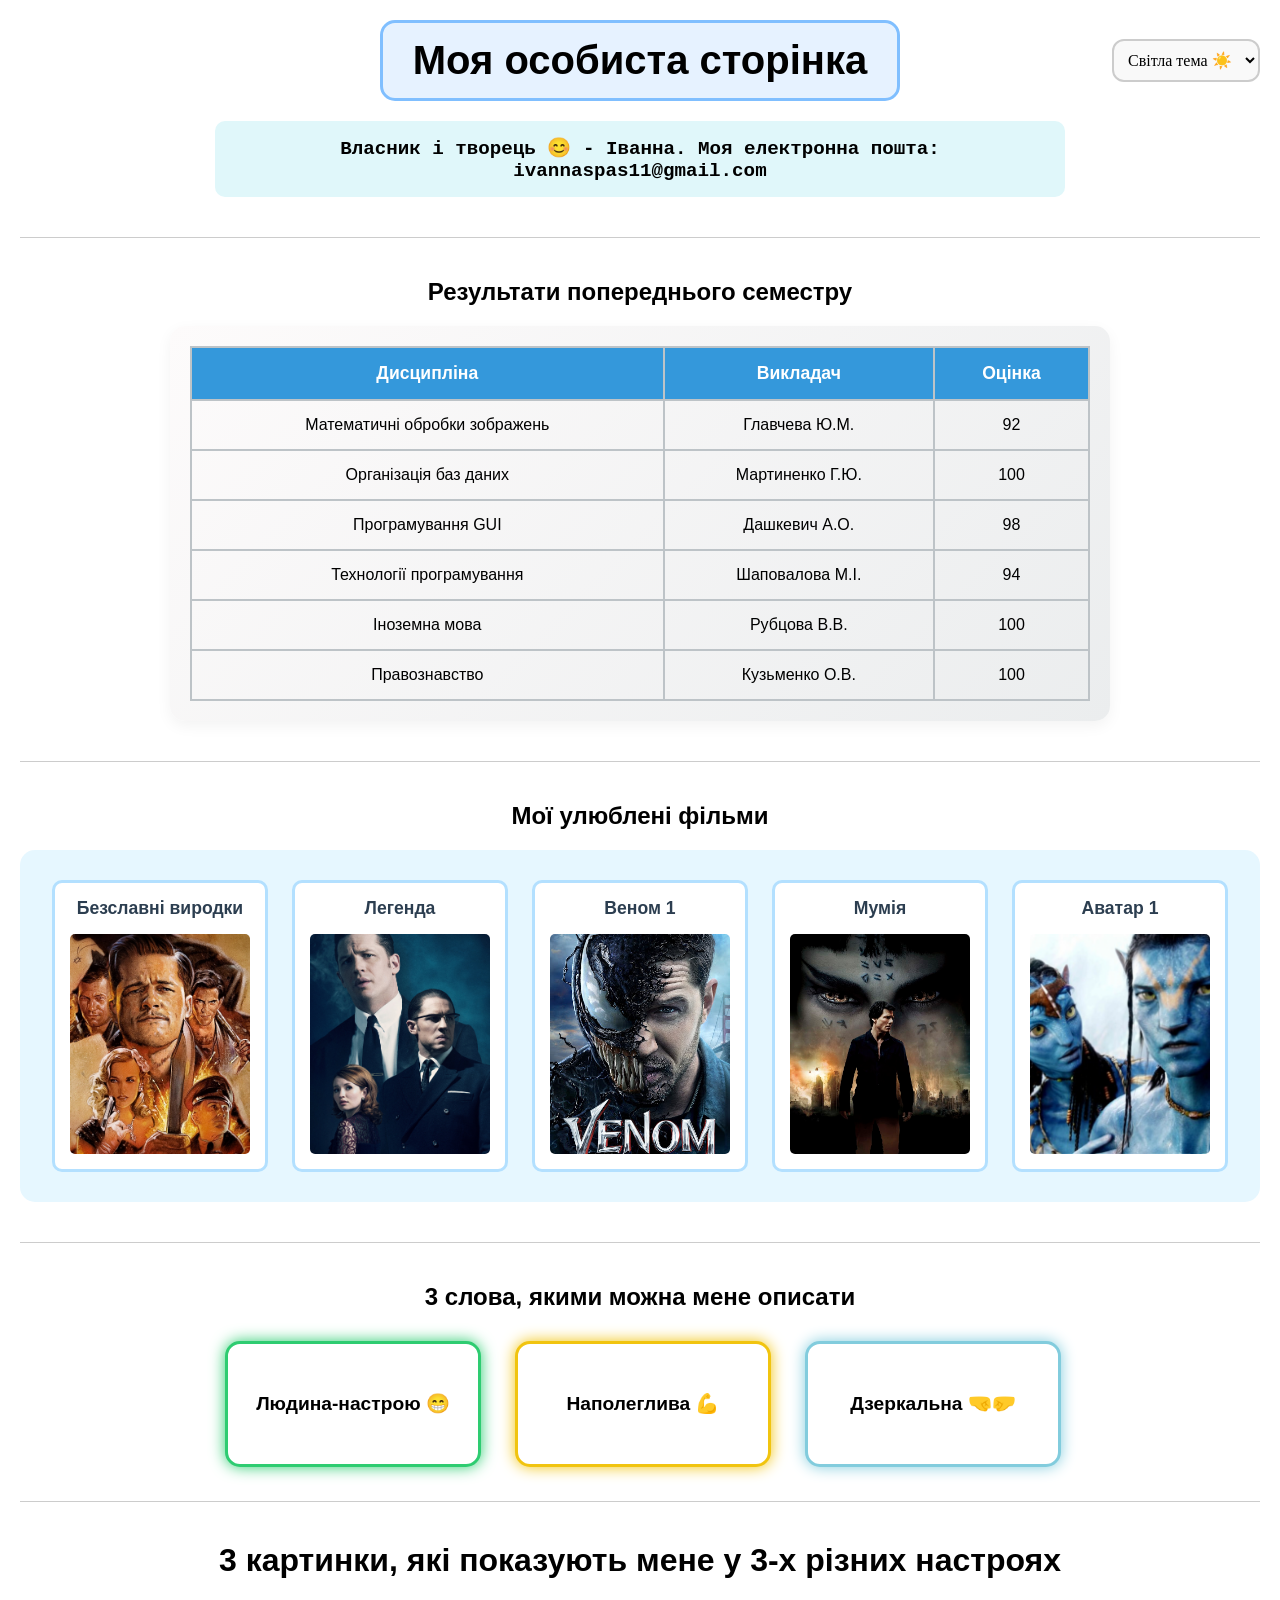
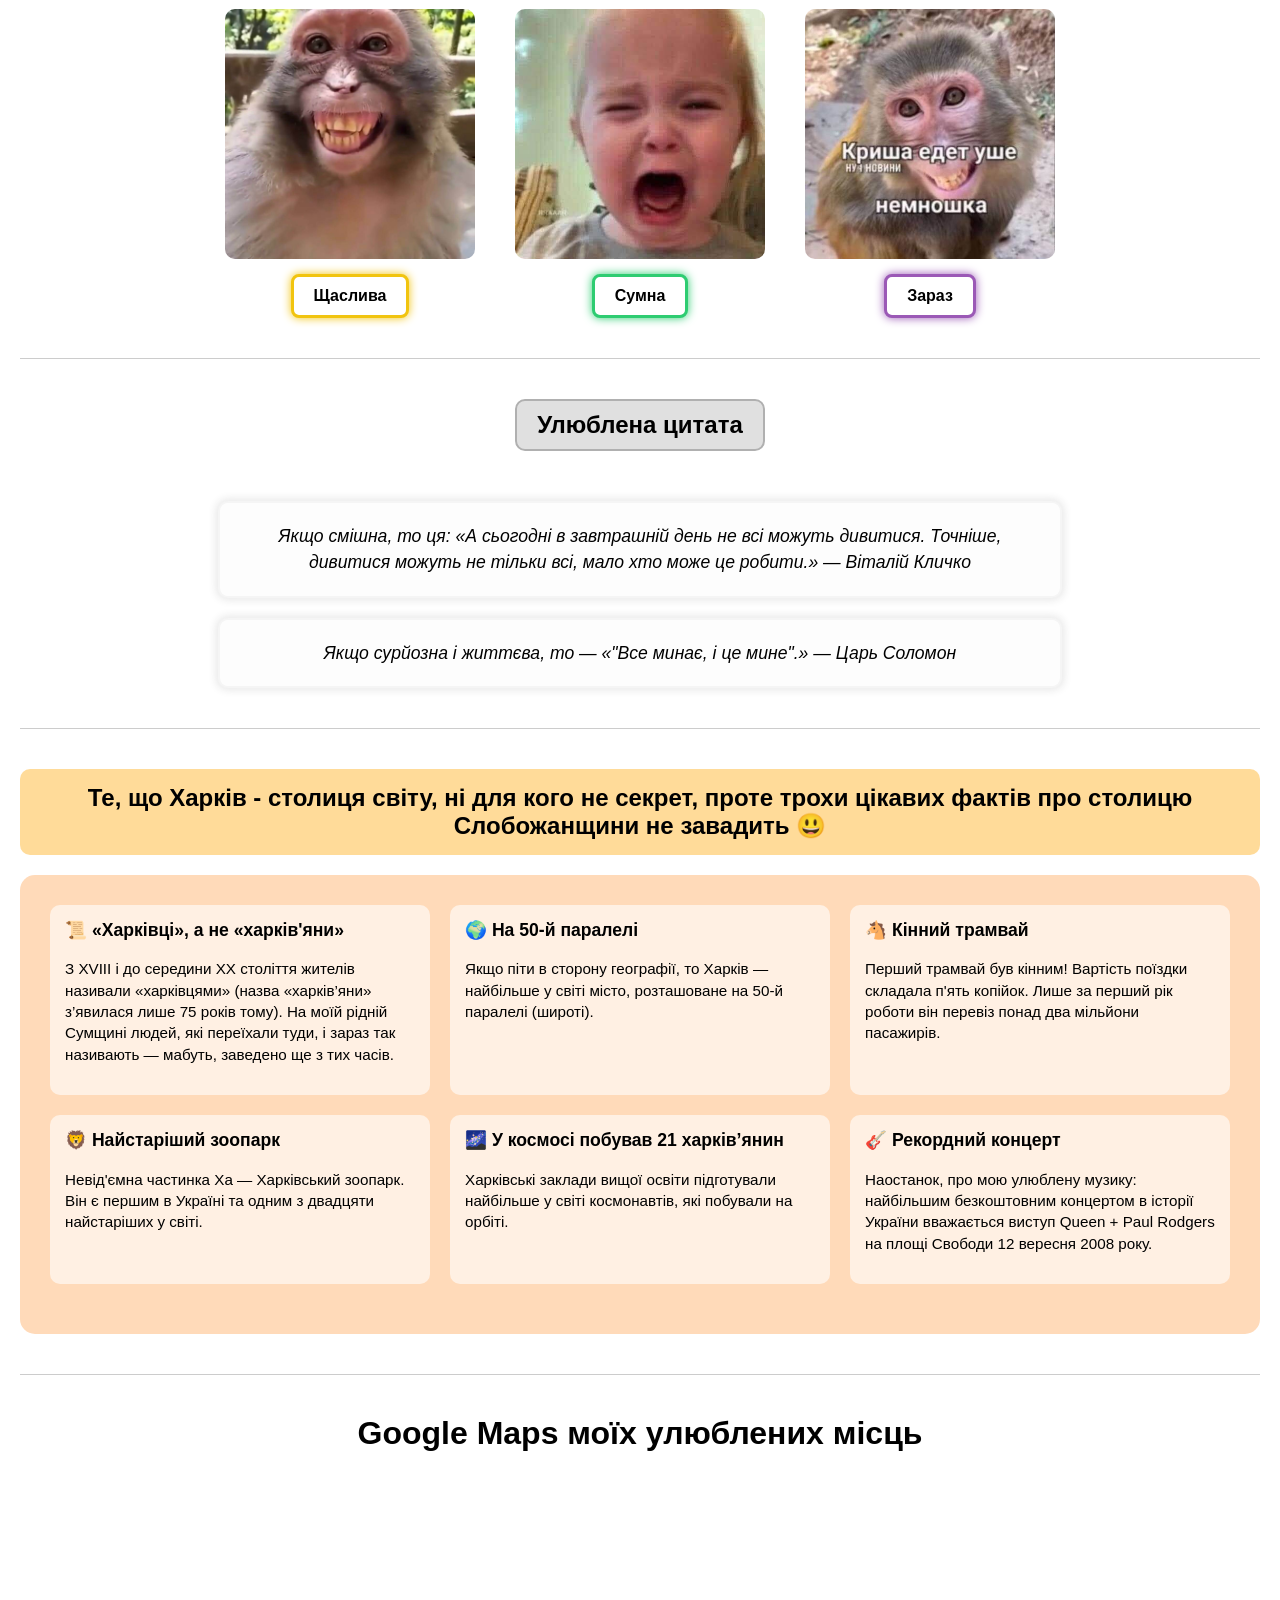
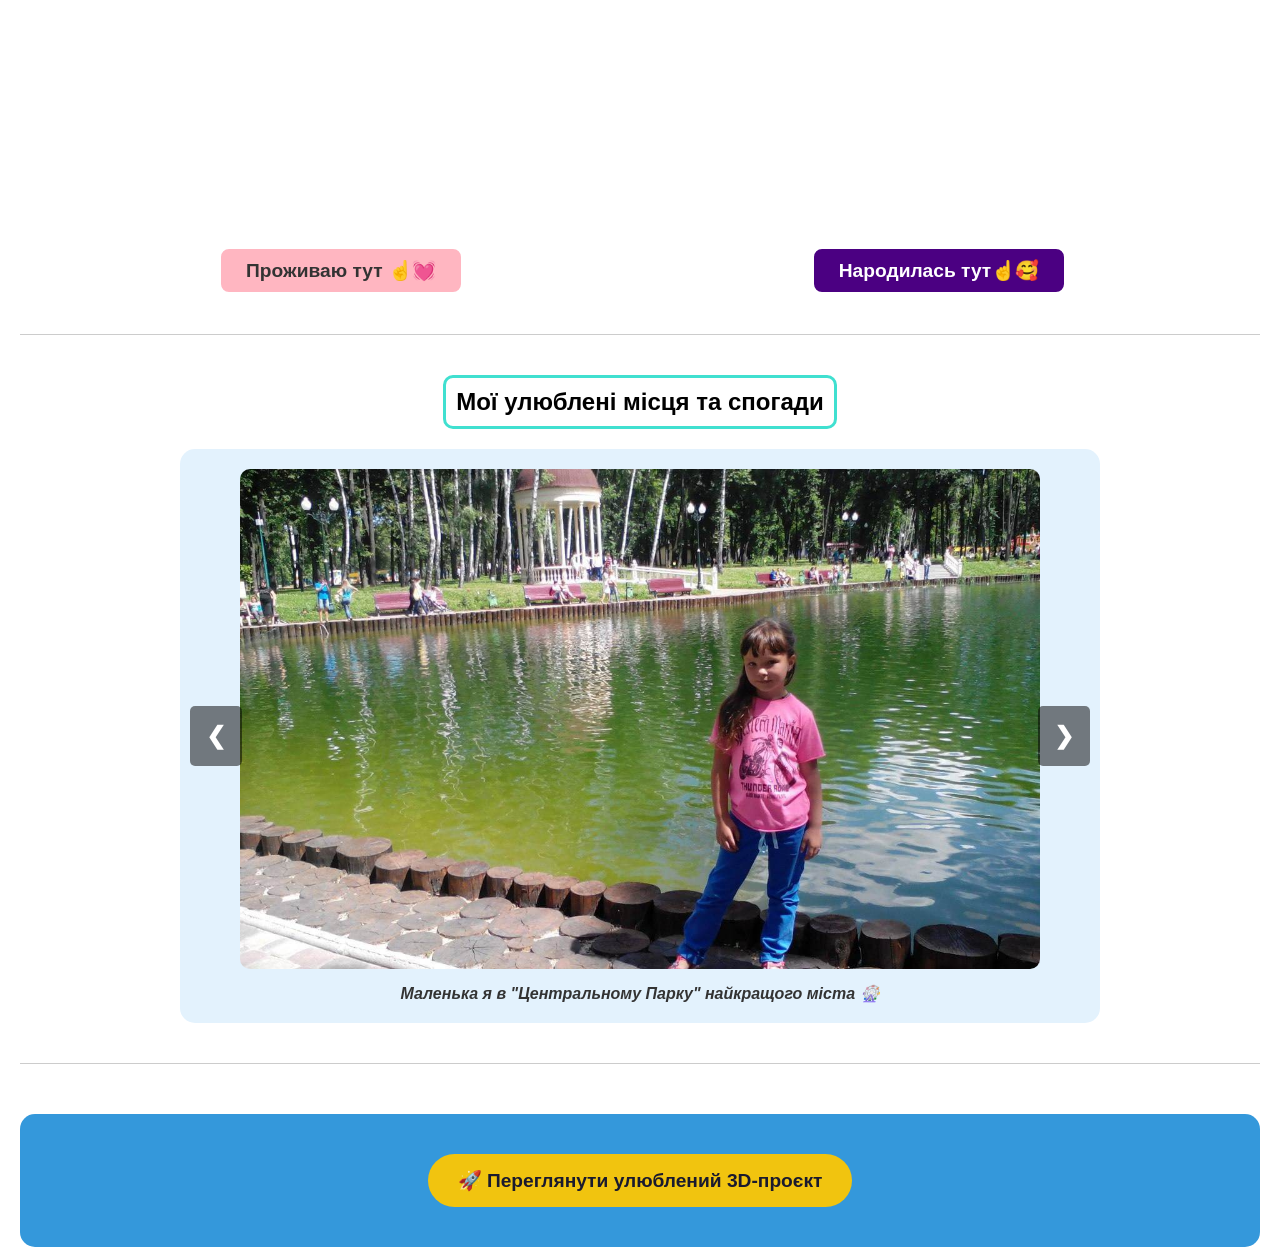
<file: index.html>
<!DOCTYPE html>
<html lang="uk">
  <head>
    <meta charset="UTF-8" />
    <meta name="viewport" content="width=device-width, initial-scale=1.0" />
    <title>Моя особиста сторінка</title>
    <link rel="stylesheet" href="styles.css" />
  </head>
  <body data-theme="light">
    <!--  Назва та перемикач -->
    <div class="header-row">
      <div class="header-spacer"></div>
      <h1 class="main-title">Моя особиста сторінка</h1>
      <div class="theme-switcher-wrapper">
        <select
          id="theme-select"
          class="soft-select"
          onchange="changeTheme(this.value)"
        >
          <option value="light">Світла тема ☀️</option>
          <option value="dark">Темна тема 🌙</option>
        </select>
      </div>
    </div>

    <!--  Власник і пошта -->
    <div class="owner-subtitle">
      Власник і творець 😊 - Іванна. Моя електронна пошта:
      ivannaspas11@gmail.com
    </div>

    <hr />

    <!-- Таблиця -->
    <section class="table-section">
      <h2>Результати попереднього семестру</h2>
      <div class="table-container">
        <table>
          <thead>
            <tr>
              <th>Дисципліна</th>
              <th>Викладач</th>
              <th>Оцінка</th>
            </tr>
          </thead>
          <tbody>
            <tr>
              <td>Математичні обробки зображень</td>
              <td>Главчева Ю.М.</td>
              <td>92</td>
            </tr>
            <tr>
              <td>Організація баз даних</td>
              <td>Мартиненко Г.Ю.</td>
              <td>100</td>
            </tr>
            <tr>
              <td>Програмування GUI</td>
              <td>Дашкевич А.О.</td>
              <td>98</td>
            </tr>
            <tr>
              <td>Технології програмування</td>
              <td>Шаповалова М.І.</td>
              <td>94</td>
            </tr>
            <tr>
              <td>Іноземна мова</td>
              <td>Рубцова В.В.</td>
              <td>100</td>
            </tr>
            <tr>
              <td>Правознавство</td>
              <td>Кузьменко О.В.</td>
              <td>100</td>
            </tr>
          </tbody>
        </table>
      </div>
    </section>

    <hr />

    <!-- Фільми -->
    <section class="films-section">
      <h2>Мої улюблені фільми</h2>
      <div class="films-container">
        <div class="film-item">
          <a
            href="https://uafix.net/films/bezslavni-virodki/"
            target="_blank"
            class="film-link"
            >Безславні виродки</a
          >
          <img src="bezslavnivirodky.jpg" alt="Безславні виродки" />
        </div>
        <div class="film-item">
          <a
            href="https://uafix.net/films/lehenda/"
            target="_blank"
            class="film-link"
            >Легенда</a
          >
          <img src="legend.jpeg" alt="Легенда" />
        </div>
        <div class="film-item">
          <a
            href="https://uafix.net/films/venom-1/"
            target="_blank"
            class="film-link"
            >Веном 1</a
          >
          <img src="venom.jpg" alt="Веном 1" />
        </div>
        <div class="film-item">
          <a
            href="https://uafix.net/films/mumia/"
            target="_blank"
            class="film-link"
            >Мумія</a
          >
          <img src="mymia.jpg" alt="Мумія" />
        </div>
        <div class="film-item">
          <a
            href="https://uafix.net/films/avatar-1/"
            target="_blank"
            class="film-link"
            >Аватар 1</a
          >
          <img src="avatar.jpeg" alt="Аватар 1" />
        </div>
      </div>
    </section>

    <hr />

    <!-- 3 Слова (Картки) -->
    <section class="three-words-section">
      <h2 class="centered-title">3 слова, якими можна мене описати</h2>
      <div class="cards-row">
        <div class="flip-card card-green">
          <div class="flip-card-inner">
            <div class="flip-card-front">Людина-настрою 😁</div>
            <div class="flip-card-back">Людина-настрою 😁</div>
          </div>
        </div>
        <div class="flip-card card-yellow">
          <div class="flip-card-inner">
            <div class="flip-card-front">Наполеглива 💪</div>
            <div class="flip-card-back">Наполеглива 💪</div>
          </div>
        </div>
        <div class="flip-card card-blue">
          <div class="flip-card-inner">
            <div class="flip-card-front">Дзеркальна 🤜🤛</div>
            <div class="flip-card-back">Дзеркальна 🤜🤛</div>
          </div>
        </div>
      </div>
    </section>

    <hr />

    <!-- Мій настрій -->
    <section class="mood-section">
      <h2 class="bold-centered-title">
        3 картинки, які показують мене у 3-х різних настроях
      </h2>
      <div class="mood-row">
        <div class="mood-box box-happy">
          <img src="smailebibizyan.jpg" alt="Щаслива" />
          <div class="mood-caption">Щаслива</div>
        </div>
        <div class="mood-box box-sad">
          <img src="sadmalya.jpg" alt="Сумна" />
          <div class="mood-caption">Сумна</div>
        </div>
        <div class="mood-box box-now">
          <img src="crazybibizyan.jpg" alt="Зараз" />
          <div class="mood-caption">Зараз</div>
        </div>
      </div>
    </section>

    <hr />

    <!-- Цитати -->
    <section class="quotes-section">
      <h2 class="gray-title">Улюблена цитата</h2>
      <div class="quote-row">
        Якщо смішна, то ця: «А сьогодні в завтрашній день не всі можуть
        дивитися. Точніше, дивитися можуть не тільки всі, мало хто може це
        робити.» — Віталій Кличко
      </div>
      <div class="quote-row">
        Якщо сурйозна і життєва, то — «"Все минає, і це мине".» — Царь Соломон
      </div>
    </section>

    <hr />

    <!-- Історія Слобожанщини -->
    <section class="history-section">
      <h2 class="orange-translucent-title">
        Те, що Харків - столиця світу, ні для кого не секрет, проте трохи
        цікавих фактів про столицю Слобожанщини не завадить 😃
      </h2>
      <div class="history-peach-container">
        <!-- Перший рядок (3 факти) -->
        <div class="history-grid-row">
          <div class="history-fact">
            <h3>📜 «Харківці», а не «харків'яни»</h3>
            <p>
              З XVIII і до середини XX століття жителів називали «харківцями»
              (назва «харків’яни» з’явилася лише 75 років тому). На моїй рідній
              Сумщині людей, які переїхали туди, і зараз так називають — мабуть,
              заведено ще з тих часів.
            </p>
          </div>
          <div class="history-fact">
            <h3>🌍 На 50-й паралелі</h3>
            <p>
              Якщо піти в сторону географії, то Харків — найбільше у світі
              місто, розташоване на 50-й паралелі (широті).
            </p>
          </div>
          <div class="history-fact">
            <h3>🐴 Кінний трамвай</h3>
            <p>
              Перший трамвай був кінним! Вартість поїздки складала п'ять
              копійок. Лише за перший рік роботи він перевіз понад два мільйони
              пасажирів.
            </p>
          </div>
        </div>
        <!-- Другий рядок (3 факти) -->
        <div class="history-grid-row">
          <div class="history-fact">
            <h3>🦁 Найстаріший зоопарк</h3>
            <p>
              Невід'ємна частинка Ха — Харківський зоопарк. Він є першим в
              Україні та одним з двадцяти найстаріших у світі.
            </p>
          </div>
          <div class="history-fact">
            <h3>🌌 У космосі побував 21 харків’янин</h3>
            <p>
              Харківські заклади вищої освіти підготували найбільше у світі
              космонавтів, які побували на орбіті.
            </p>
          </div>
          <div class="history-fact">
            <h3>🎸 Рекордний концерт</h3>
            <p>
              Наостанок, про мою улюблену музику: найбільшим безкоштовним
              концертом в історії України вважається виступ Queen + Paul Rodgers
              на площі Свободи 12 вересня 2008 року.
            </p>
          </div>
        </div>
      </div>
    </section>

    <hr />

    <!-- Мапи -->
    <section class="maps-section">
      <h2 class="bold-centered-title">Google Maps моїх улюблених місць</h2>
      <div class="maps-container">
        <div class="map-wrapper">
          <iframe
            class="responsive-map"
            src="https://www.google.com/maps/embed?pb=!1m18!1m12!1m3!1d326462.6176378129!2d36.015033742491185!3d50.00570912440369!2m3!1f0!2f0!3f0!3m2!1i1024!2i768!4f13.1!3m3!1m2!1s0x4127a09f63ab0f8b%3A0x2d4c18681aa4be0a!2sKharkiv%2C%20Kharkiv%20Oblast%2C%20Ukraine%2C%2061000!5e0!3m2!1sen!2sus!4v1713531234567!5m2!1sen!2sus"
            style="border: 0"
            allowfullscreen=""
            loading="lazy"
            referrerpolicy="no-referrer-when-downgrade"
          ></iframe>
          <div class="map-caption pink-bg">Проживаю тут ☝️💓</div>
        </div>
        <div class="map-wrapper">
          <iframe
            class="responsive-map"
            src="https://www.google.com/maps/embed?pb=!1m18!1m12!1m3!1d20067.09751425748!2d35.3702055!3d50.4055757!2m3!1f0!2f0!3f0!3m2!1i1024!2i768!4f13.1!3m3!1m2!1s0x4128776971ae6d53%3A0x715a0ae4f755f408!2z0K_QvNC90LUsINCh0YPQvNGB0YzQutCwINC-0LHQu9Cw0YHRgtGMLCA0MjgwNw!5e0!3m2!1suk!2sua!4v1715264850000!5m2!1suk!2sua"
            style="border: 0"
            allowfullscreen=""
            loading="lazy"
            referrerpolicy="no-referrer-when-downgrade"
          ></iframe>
          <div class="map-caption blackberry-bg">Народилась тут☝️🥰</div>
        </div>
      </div>
    </section>

    <hr />

    <!-- Слайдер / Спогади -->
    <section class="memories-section">
      <h2 class="turquoise-title">Мої улюблені місця та спогади</h2>
      <div class="slideshow-container translucent-blue-bg">
        <div class="slide fade">
          <img
            src="parktsentralny.jpg"
            alt="Центральний Парк"
            style="width: 100%"
          />
          <div class="slide-caption">
            Маленька я в "Центральному Парку" найкращого міста 🎡
          </div>
        </div>

        <div class="slide fade">
          <img
            src="parkmtsentralnyi.jpg"
            alt="Центральний Парк в дитинстві"
            style="width: 100%"
          />
          <div class="slide-caption">
            Ще менша я, а парк той самий - "Центральний" 👧🎢
          </div>
        </div>

        <div class="slide fade">
          <img
            src="feldmanmini.jpg"
            alt="Еко парк Фельдман"
            style="width: 100%"
          />
          <div class="slide-caption">Любимий "Еко парк Фельдман" ❤️</div>
        </div>

        <div class="slide fade">
          <img
            src="kaskadmini.jpg"
            alt="Каскад у парку Шевченка"
            style="width: 100%"
          />
          <div class="slide-caption">
            Знаменитий каскад у "парку ім. Шевченка" задовго до реконструкції ⛲
          </div>
        </div>

        <div class="slide fade">
          <img
            src="onovlenanaberezna.png"
            alt="Оновлена Лопанська набережна"
            style="width: 100%"
          />
          <div class="slide-caption">Оновлена "Лопанська набережна" 🫶</div>
        </div>

        <div class="slide fade">
          <img src="gradysnik.jpg" alt="Градусник" style="width: 100%" />
          <div class="slide-caption">
            Знаменитий "Градусник" - місце зустрічі багатьох харків'ян 🌡️🕑
          </div>
        </div>

        <div class="slide fade">
          <img
            src="oglyadoviymaidanchik.jpg"
            alt="Оглядовий майданчик"
            style="width: 100%"
          />
          <div class="slide-caption">
            Просто красиве фото жовтневого Ха з оглядового майданчика 😍
          </div>
        </div>

        <div class="slide fade">
          <img src="strilka.jpg" alt="Сквер Стрілка" style="width: 100%" />
          <div class="slide-caption">Сквер "Стрілка" 🥰</div>
        </div>

        <div class="slide fade">
          <img src="vorskla.jpg" alt="Річка Ворскла" style="width: 100%" />
          <div class="slide-caption">
            Улюблена річка Ворскла на прифронтовій Сумщині ❤️‍🩹
          </div>
        </div>

        <div class="slide fade">
          <img src="selo.jpg" alt="Рідне село" style="width: 100%" />
          <div class="slide-caption">Рідне, ще живе село - 2024 рік 🥹🏡</div>
        </div>

        <div class="slide fade">
          <img src="ridnastreet.jpg" alt="Рідна вулиця" style="width: 100%" />
          <div class="slide-caption">
            Вечірня вулиця, на якій я виросла 🌳🏠
          </div>
        </div>

        <div class="slide fade">
          <img src="selo2.jpg" alt="Подвір'я" style="width: 100%" />
          <div class="slide-caption">Літні щемливі спогади 🌸✨</div>
        </div>

        <!-- Кнопки "Вперед/Назад" -->
        <a class="prev" onclick="plusSlides(-1)">&#10094;</a>
        <a class="next" onclick="plusSlides(1)">&#10095;</a>
      </div>
    </section>

    <hr />

    <!-- Кнопка 3D -->
    <div class="blue-button-container">
      <a href="project.html" class="btn-3d"
        >🚀 Переглянути улюблений 3D-проєкт</a
      >
    </div>

    <!-- Скрипти -->
    <script>
      function changeTheme(val) {
        document.body.setAttribute("data-theme", val);
      }

      let slideIndex = 1;
      showSlides(slideIndex);
      function plusSlides(n) {
        showSlides((slideIndex += n));
      }
      function showSlides(n) {
        let i;
        let slides = document.getElementsByClassName("slide");
        if (slides.length === 0) return; // Захист, якщо фото ще не вставлені
        if (n > slides.length) {
          slideIndex = 1;
        }
        if (n < 1) {
          slideIndex = slides.length;
        }
        for (i = 0; i < slides.length; i++) {
          slides[i].style.display = "none";
        }
        slides[slideIndex - 1].style.display = "block";
      }
    </script>
  </body>
</html>
</file>
<file: styles.css>
body {
  margin: 0;
  padding: 0 20px;
  transition: background-color 0.3s, color 0.3s;
  font-family: Arial, sans-serif;
}

h2 {
  text-align: center;
}

hr {
  border: 0;
  height: 1px;
  background: #ccc;
  margin: 40px 0;
}

/* титул і тема */
.header-row {
  display: flex;
  justify-content: space-between;
  align-items: center;
  margin-top: 20px;
}

.header-spacer {
  width: 150px;
}

.main-title {
  font-weight: 900;
  font-size: 2.5rem;
  padding: 15px 30px;
  background-color: #e6f2ff;
  border: 3px solid #80bfff; /* Рамка */
  border-radius: 15px;
  text-align: center;
  margin: 0;
}

.theme-switcher-wrapper {
  width: 150px;
  text-align: right;
}

.soft-select {
  padding: 10px;
  border-radius: 12px;
  border: 2px solid #ccc;
  font-family: "Georgia", serif;
  font-size: 1rem;
  cursor: pointer;
  background-color: #f9f9f9;
}

/* власниця */
.owner-subtitle {
  text-align: center;
  margin: 20px auto;
  padding: 15px 25px;
  background-color: #e0f7fa;
  border-radius: 10px;
  font-family: "Courier New", Courier, monospace;
  font-size: 1.2rem;
  font-weight: bold;
  max-width: 800px;
}

/* таблиця */
.table-section h2 {
  font-family: "Trebuchet MS", sans-serif;
}

.table-container {
  max-width: 900px;
  margin: 0 auto;
  background: linear-gradient(135deg, #fdfbfb 0%, #ebedee 100%);
  padding: 20px;
  border-radius: 15px;
  box-shadow: 0 5px 15px rgba(0, 0, 0, 0.05);
}

table {
  width: 100%;
  border-collapse: collapse;
  font-family: "Segoe UI", Tahoma, Geneva, Verdana, sans-serif; /* шрифт */
}

th,
td {
  padding: 15px;
  text-align: center;
  border: 2px solid #bdc3c7;
}

th {
  background-color: #3498db;
  color: white;
  font-size: 1.1rem;
}

/* фільми */
.films-container {
  display: flex;
  justify-content: space-around;
  align-items: flex-start;
  flex-wrap: wrap;
  gap: 20px;
  background-color: #e6f7ff;
  padding: 30px;
  border-radius: 15px;
}

.film-item {
  display: flex;
  flex-direction: column;
  align-items: center;
  border: 3px solid #b3e0ff;
  padding: 15px;
  background: white;
  border-radius: 10px;
  width: 180px;
}

.film-link {
  font-weight: bold;
  text-decoration: none;
  color: #2c3e50;
  margin-bottom: 15px;
  font-size: 1.1rem;
  text-align: center;
}

.film-item img {
  width: 100%;
  height: 220px;
  object-fit: cover;
  border-radius: 5px;
}

/* 3 слова які описують */
.centered-title {
  text-align: center;
}

.cards-row {
  display: flex;
  justify-content: center;
  gap: 40px;
  margin-top: 30px;
}

.flip-card {
  background-color: transparent;
  width: 250px;
  height: 120px;
  perspective: 1000px;
}

.flip-card-inner {
  position: relative;
  width: 100%;
  height: 100%;
  text-align: center;
  transition: transform 0.6s;
  transform-style: preserve-3d;
}

.flip-card:hover .flip-card-inner {
  transform: rotateX(180deg);
}

.flip-card-front,
.flip-card-back {
  position: absolute;
  width: 100%;
  height: 100%;
  backface-visibility: hidden;
  display: flex;
  align-items: center;
  justify-content: center;
  font-size: 1.2rem;
  font-weight: bold;
  border-radius: 15px;
  background-color: white;
}

/* Кольори та неонові рамки для карток */
.card-green .flip-card-front {
  border: 3px solid #2ecc71;
  box-shadow: 0 0 15px #2ecc71;
}
.card-green .flip-card-back {
  background-color: #2ecc71;
  color: white;
  transform: rotateX(180deg);
}

.card-yellow .flip-card-front {
  border: 3px solid #f1c40f;
  box-shadow: 0 0 15px #f1c40f;
}
.card-yellow .flip-card-back {
  background-color: #f1c40f;
  color: #333;
  transform: rotateX(180deg);
}

.card-blue .flip-card-front {
  border: 3px solid #82ccdd;
  box-shadow: 0 0 15px #82ccdd;
}
.card-blue .flip-card-back {
  background-color: #82ccdd;
  color: #333;
  transform: rotateX(180deg);
}

/*мій настрій*/
.bold-centered-title {
  text-align: center;
  font-weight: 900;
  font-size: 2rem;
}

.mood-row {
  display: flex;
  justify-content: center;
  gap: 40px;
  margin-top: 30px;
}

.mood-box {
  display: flex;
  flex-direction: column;
  align-items: center;
}

.mood-box img {
  width: 250px;
  height: 250px;
  object-fit: cover;
  border-radius: 10px;
}

.mood-caption {
  margin-top: 15px;
  padding: 10px 20px;
  font-family: "Comic Sans MS", cursive, sans-serif;
  font-weight: bold;
  border-radius: 8px;
  border: 3px solid;
  background-color: white;
}

/* Кольори рамок настрою */
.box-happy .mood-caption {
  border-color: #f1c40f;
  box-shadow: 0 0 10px #f1c40f;
}
.box-sad .mood-caption {
  border-color: #2ecc71;
  box-shadow: 0 0 10px #2ecc71;
}
.box-now .mood-caption {
  border-color: #9b59b6;
  box-shadow: 0 0 10px #9b59b6;
}

/*цитати*/
.gray-title {
  text-align: center;
  background-color: #e0e0e0;
  padding: 10px 20px;
  border: 2px solid #b0b0b0;
  border-radius: 10px;
  display: inline-block;
  margin: 0 auto 30px auto;
}
.quotes-section {
  text-align: center;
}

.quote-row {
  margin: 20px auto;
  padding: 20px;
  max-width: 800px;
  background-color: #fdfdfd;
  border: 2px solid #f5f5f5;
  border-radius: 10px;
  box-shadow: 0 0 15px rgba(255, 255, 255, 0.8), 0 0 10px #ccc;
  font-style: italic;
  font-size: 1.1rem;
  line-height: 1.5;
}

/* цікаві факти */
.orange-translucent-title {
  text-align: center;
  background-color: rgba(255, 165, 0, 0.4);
  padding: 15px;
  border-radius: 10px;
}

.history-peach-container {
  background-color: #ffdab9;
  padding: 30px;
  border-radius: 15px;
}

.history-grid-row {
  display: flex;
  justify-content: space-between;
  gap: 20px;
  margin-bottom: 20px;
}

.history-fact {
  flex: 1; /* Розподіляє ширину рівномірно (по 3 в ряд) */
  background: rgba(255, 255, 255, 0.6);
  padding: 15px;
  border-radius: 10px;
}

.history-fact h3 {
  margin-top: 0;
  font-size: 1.1rem;
}

.history-fact p {
  font-size: 0.95rem;
  line-height: 1.4;
}

/* мапа */
.maps-container {
  display: flex;
  justify-content: center;
  gap: 40px;
  margin-top: 30px;
}

.map-wrapper {
  display: flex;
  flex-direction: column;
  align-items: center;
  width: 45%;
}

.responsive-map {
  width: 100%;
  height: 350px;
  border-radius: 10px;
}

.map-caption {
  margin-top: 15px;
  padding: 10px 25px;
  border-radius: 10px;
  border: 2px solid #fff;
  font-weight: bold;
  font-size: 1.2rem;
}

.pink-bg {
  background-color: #ffb6c1;
  color: #333;
}
.blackberry-bg {
  background-color: #4b0082;
  color: #fff;
}

/* фото+3д проект */
.turquoise-title {
  text-align: center;
  border: 3px solid #40e0d0;
  padding: 10px;
  border-radius: 10px;
  display: inline-block;
  margin: 0 auto 20px auto;
}

.memories-section {
  text-align: center;
}

.slideshow-container {
  position: relative;
  max-width: 800px;
  margin: 0 auto;
  background-color: #e3f2fd;
  padding: 20px 60px;
  border-radius: 15px;
}

.slide {
  display: none;
}

/*однаковий розмір фото */
.slide img {
  width: 100%;
  height: 500px; /* Усі фото будуть мати цю висоту */
  object-fit: cover; /* Запобігає сплющенню */
  border-radius: 10px;
  display: block;
}

.slide-caption {
  margin-top: 15px;
  font-style: italic;
  font-weight: bold;
  color: #333;
}

/* фіксовані стрілки */
.prev,
.next {
  cursor: pointer;
  position: absolute;
  top: 50%;
  transform: translateY(-50%);
  width: auto;
  padding: 16px;
  color: white;
  font-weight: bold;
  font-size: 24px;
  background-color: rgba(0, 0, 0, 0.5);
  border-radius: 5px;
  z-index: 10;
  text-decoration: none;
  transition: 0.3s;
}

.prev {
  left: 10px;
}
.next {
  right: 10px;
}

.prev:hover,
.next:hover {
  background-color: rgba(0, 0, 0, 0.9);
}

.blue-button-container {
  background-color: #3498db;
  padding: 40px;
  text-align: center;
  border-radius: 15px;
  margin-top: 50px;
}

.btn-3d {
  background-color: #f1c40f;
  color: #1a1a2e;
  padding: 15px 30px;
  font-size: 1.2rem;
  font-weight: bold;
  text-decoration: none;
  border-radius: 30px;
  transition: transform 0.3s ease;
  display: inline-block;
}

.btn-3d:hover {
  transform: scale(1.1); /* Збільшення при наведенні */
}

/* темна тема */
body[data-theme="dark"] {
  background-color: #1a1a2e;
  color: #e6e6e6;
  font-family: "Georgia", "Times New Roman", serif;
  letter-spacing: 0.5px;
}

body[data-theme="dark"] h1,
body[data-theme="dark"] h2,
body[data-theme="dark"] h3,
body[data-theme="dark"] .main-title {
  color: #f1c40f;
  border-color: #f1c40f;
  font-family: "Courier New", Courier, monospace;
}

body[data-theme="dark"] .owner-subtitle {
  background-color: #16213e;
  border: 1px solid #f1c40f;
  color: #f1c40f;
}

body[data-theme="dark"] table {
  background-color: #1a1a2e;
}
body[data-theme="dark"] th {
  background-color: #f1c40f;
  color: #1a1a2e;
  border-color: #f1c40f;
}
body[data-theme="dark"] td {
  border-color: #535c68;
  background-color: #16213e;
  color: #e6e6e6;
}

/* Фільми */
body[data-theme="dark"] .films-container {
  background-color: #16213e;
}
body[data-theme="dark"] .film-item {
  background-color: #1a1a2e;
  border-color: #f1c40f;
}
body[data-theme="dark"] .film-link {
  color: #f1c40f;
}

/* Цитати та заголовки розділів */
body[data-theme="dark"] .gray-title {
  background-color: #16213e;
  border-color: #f1c40f;
  color: #f1c40f;
}
body[data-theme="dark"] .quote-row {
  background-color: #1a1a2e;
  border-color: #f1c40f;
  box-shadow: 0 0 10px rgba(241, 196, 15, 0.5);
  color: #e6e6e6;
}

/* Історія */
body[data-theme="dark"] .history-peach-container {
  background-color: #16213e;
}
body[data-theme="dark"] .history-fact {
  background-color: #1a1a2e;
  border: 1px solid #f1c40f;
  color: #e6e6e6;
}
body[data-theme="dark"] .orange-translucent-title {
  background-color: rgba(241, 196, 15, 0.2);
  border: 1px solid #f1c40f;
  color: #f1c40f;
}

/* мапа */
body[data-theme="dark"] .pink-bg {
  color: #1a1a2e;
}
body[data-theme="dark"] .blackberry-bg {
  color: #ffffff;
}

body[data-theme="dark"] .blue-button-container {
  background-color: #0f3460;
}
body[data-theme="dark"] .turquoise-title {
  color: #f1c40f;
  border-color: #f1c40f;
}
body[data-theme="dark"] hr {
  background: #f1c40f;
  opacity: 0.3;
}

/* Адаптація слайдера під темну тему */
body[data-theme="dark"] .slideshow-container {
  background-color: #0f3460;
}
body[data-theme="dark"] .slide-caption {
  color: #f1c40f;
}

body[data-theme="dark"] .flip-card-front,
body[data-theme="dark"] .flip-card-back {
  background-color: #16213e;
  color: #e6e6e6;
}

body[data-theme="dark"] .mood-caption {
  background-color: #16213e;
  color: #e6e6e6;
}

/* адаптивність для моб.пристроїв */
@media screen and (max-width: 768px) {
  /* Шапка та 3D-сторінки */
  .header-row {
    flex-direction: column;
    align-items: center;
    text-align: center;
    gap: 15px;
  }
  .header-spacer {
    display: none;
  }
  .main-title {
    font-size: 1.5rem;
    padding: 10px 20px;
    margin: 0 auto;
    width: 100%;
    box-sizing: border-box;
  }

  /* Таблиця */
  .table-container {
    overflow-x: auto;
    width: 100%;
    display: block;
    -webkit-overflow-scrolling: touch;
    padding-bottom: 10px;
  }
  table {
    min-width: 500px;
  }

  /* Картинки настрою */
  .mood-row {
    display: flex;
    flex-direction: column;
    align-items: center;
    gap: 25px;
  }
  .mood-box {
    width: 100%;
    max-width: 300px;
    margin: 0 auto;
  }
  .mood-box img {
    width: 100%;
    height: auto;
    border-radius: 15px;
  }

  /* цікаві факти про ХА */
  .history-peach-container {
    padding: 15px !important;
  }
  .history-grid-row {
    display: flex !important;
    flex-direction: column !important;
    align-items: center !important;
    gap: 20px !important;
    margin-bottom: 20px !important;
  }
  .history-fact {
    width: 100% !important;
    max-width: 320px !important;
    margin: 0 auto !important;
  }

  /* Слайдер з фото */
  .slideshow-container {
    padding: 10px;
    width: 90%;
  }
  .slide img {
    width: 100%;
    height: auto;
    object-fit: contain;
    border-radius: 8px;
  }
}
</file>
